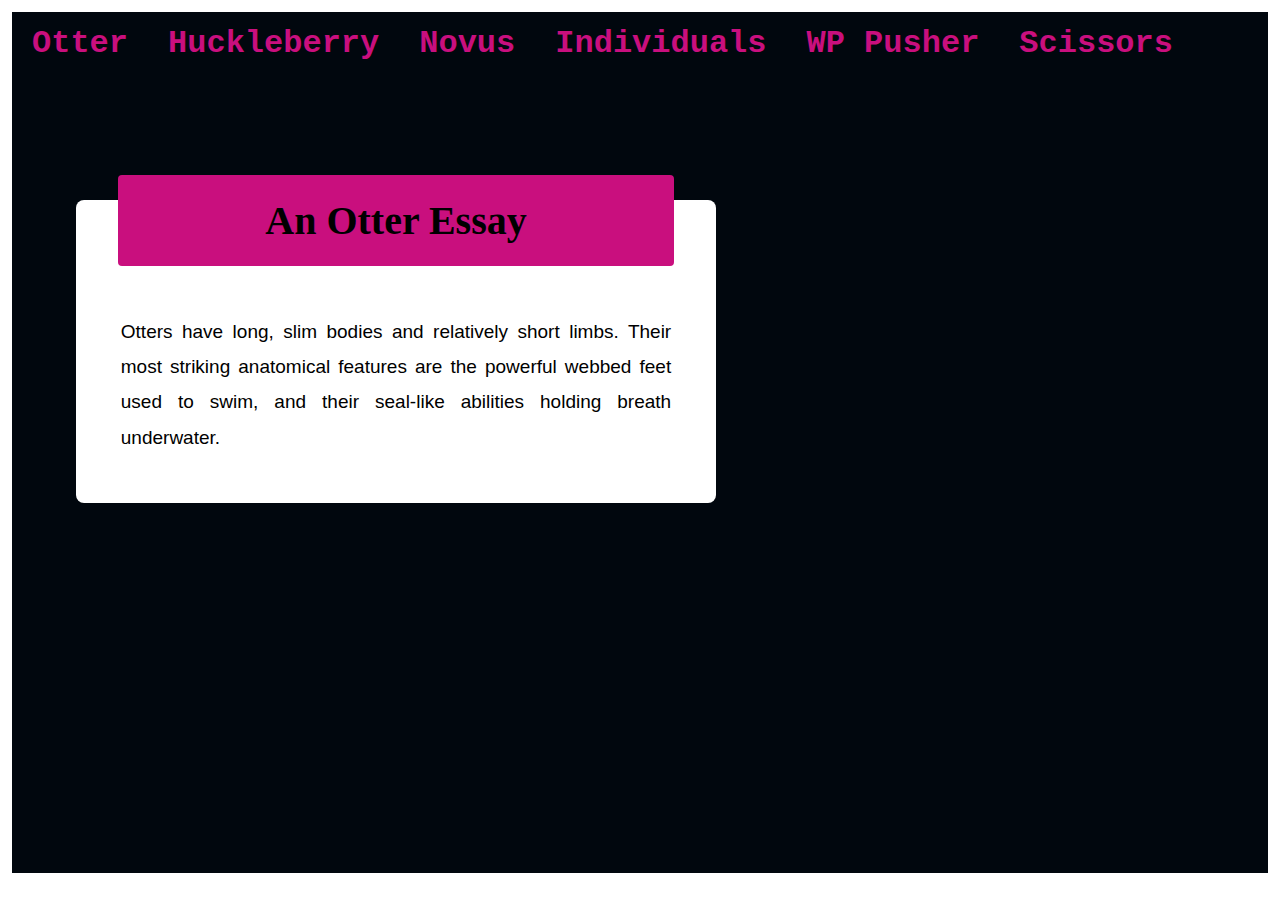
<file: index.html>
<!DOCTYPE html>
<html lang="en">
  <head>
    <meta charset="UTF-8" />
    <meta name="viewport" content="width=device-width, initial-scale=1.0" />
    <title>Document</title>
    <link rel="stylesheet" href="style.css" />
  </head>
  <body>
    <main>
      <nav class="theOthers">
        <ul>
          <li><a href="./index.html">Otter</a></li>
          <li><a href="./huckleberry.html">Huckleberry</a></li>
          <li><a href="./novus.html">Novus</a></li>
          <li><a href="./individuals.html">Individuals</a></li>
          <li><a href="./pusher.html">WP Pusher</a></li>
          <li><a href="./scissor.html">Scissors</a></li>
        </ul>
      </nav>
      <article class="theTexts">
        <header>
          <h1>An Otter Essay</h1>
        </header>
        <p>
          Otters have long, slim bodies and relatively short limbs. Their most
          striking anatomical features are the powerful webbed feet used to
          swim, and their seal-like abilities holding breath underwater.
        </p>
      </article>
    </main>
  </body>
</html>
</file>
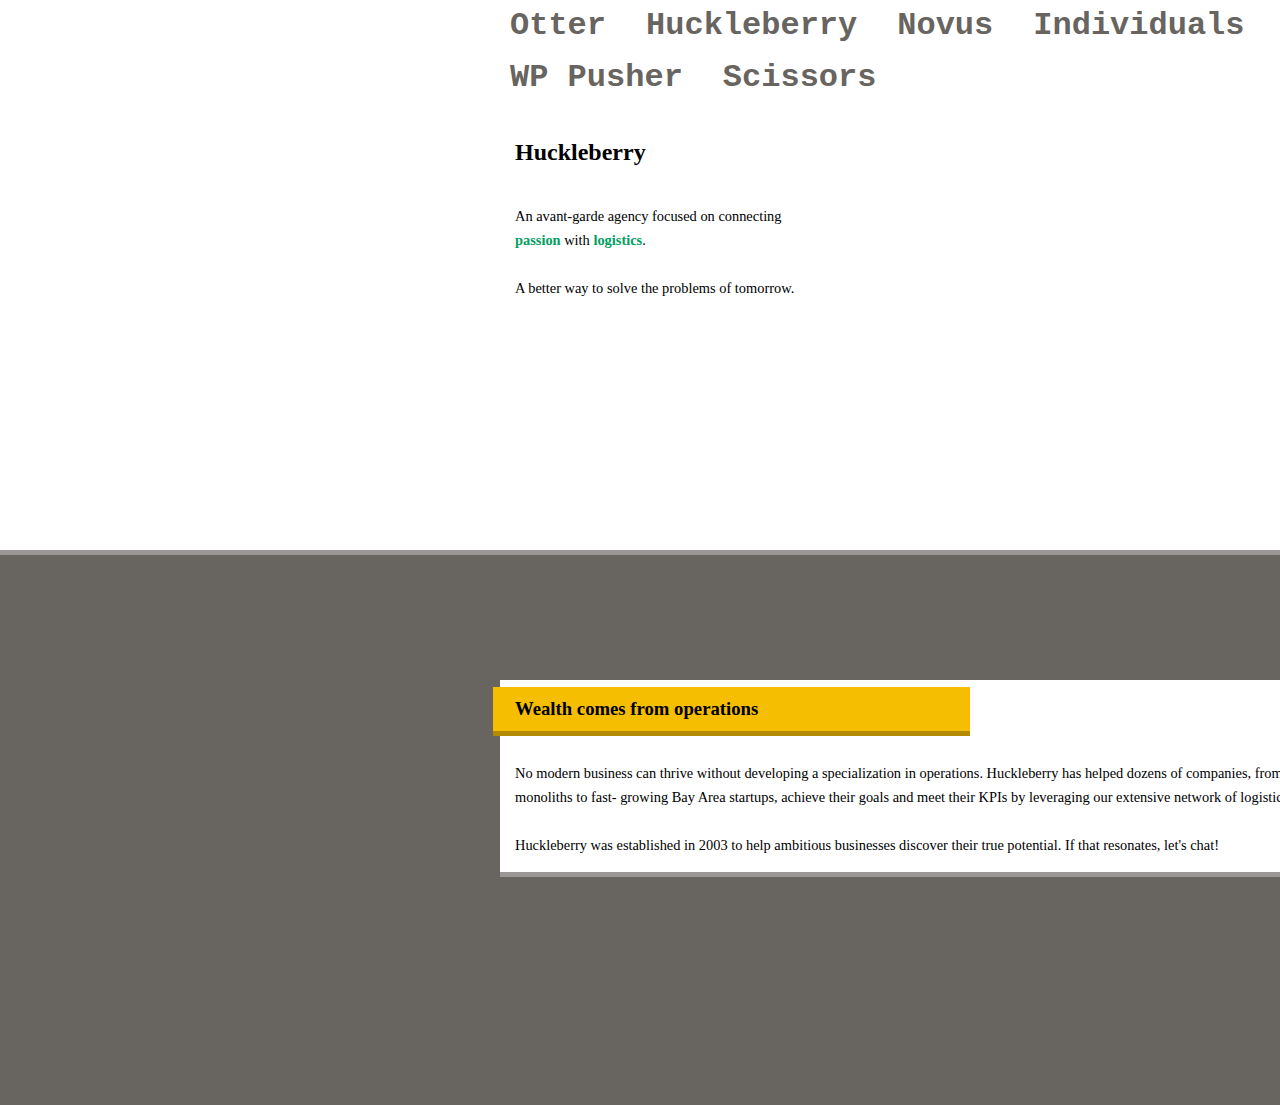
<file: huckleberry.html>
<!DOCTYPE html>
<html lang="en">
  <head>
    <meta charset="UTF-8" />
    <meta name="viewport" content="width=device-width, initial-scale=1.0" />
    <title>Document</title>
    <link rel="stylesheet" href="huckleberry.css" />
  </head>
  <body>
    <main>
      <nav class="theOthers">
        <ul>
          <li><a href="./index.html">Otter</a></li>
          <li><a href="./huckleberry.html">Huckleberry</a></li>
          <li><a href="./novus.html">Novus</a></li>
          <li><a href="./individuals.html">Individuals</a></li>
          <li><a href="./pusher.html">WP Pusher</a></li>
          <li><a href="./scissor.html">Scissors</a></li>
        </ul>
      </nav>
      <section class="upper">
        <div class="upperDiv">
          <h2>Huckleberry</h2>
          <p>
            An avant-garde agency focused on connecting <br /><span
              class="greenWord"
              >passion</span
            >
            with <span class="greenWord">logistics</span>. <br /><br />
            A better way to solve the problems of tomorrow.
          </p>
        </div>
      </section>
      <!-- <div class="dash"></div> -->
      <section class="lower">
        <div class="lowerDiv">
          <div><h3>Wealth comes from operations</h3></div>
          <p>
            No modern business can thrive without developing a specialization in
            operations. Huckleberry has helped dozens of companies, from Fortune
            50 monoliths to fast- growing Bay Area startups, achieve their goals
            and meet their KPIs by leveraging our extensive network of logistics
            experts. <br /><br />Huckleberry was established in 2003 to help
            ambitious businesses discover their true potential. If that
            resonates, let's chat!
          </p>
        </div>
      </section>
    </main>
  </body>
</html>
</file>
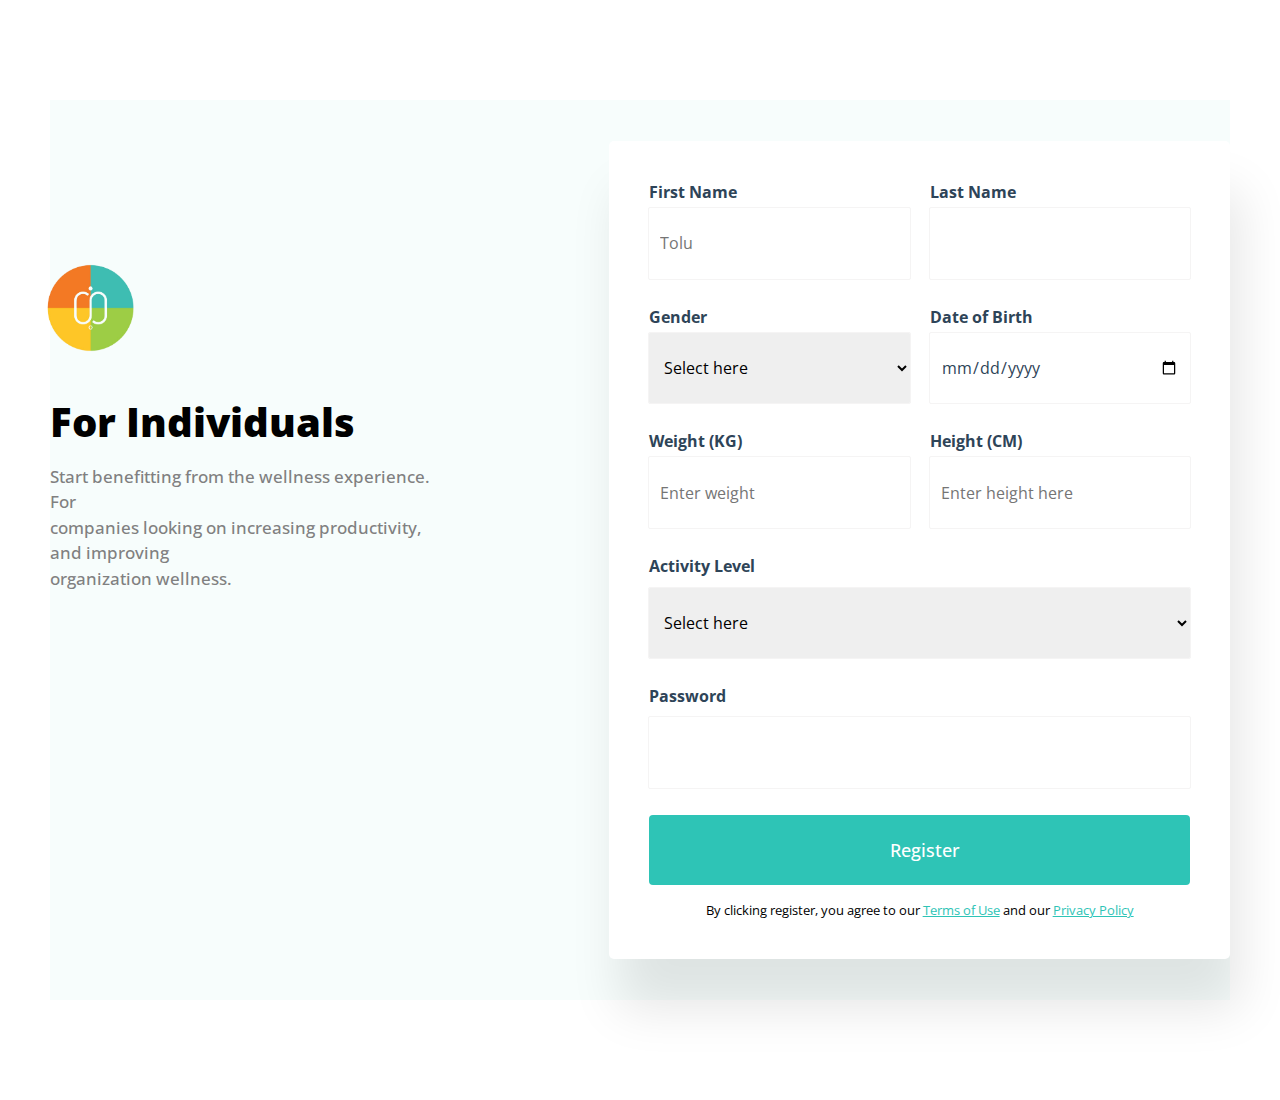
<file: individuals.html>
<!DOCTYPE html>
<html lang="en">
  <head>
    <meta charset="UTF-8" />
    <meta name="viewport" content="width=device-width, initial-scale=1.0" />
    <title>Assignment 4</title>
    <link rel="preconnect" href="https://fonts.googleapis.com" />
    <link rel="preconnect" href="https://fonts.gstatic.com" crossorigin />
    <link
      href="https://fonts.googleapis.com/css2?family=Host+Grotesk:ital,wght@0,300..800;1,300..800&family=Open+Sans:wght@400;500;600;700&display=swap"
      rel="stylesheet"
    />
    <link rel="stylesheet" href="individuals.css" />
  </head>
  <body>
    <nav class="theOthers">
      <ul>
        <li><a href="./index.html">Otter</a></li>
        <li><a href="./huckleberry.html">Huckleberry</a></li>
        <li><a href="./novus.html">Novus</a></li>
        <li><a href="./individuals.html">Individuals</a></li>
        <li><a href="./pusher.html">WP Pusher</a></li>
        <li><a href="./scissor.html">Scissors</a></li>
      </ul>
    </nav>
    <section>
      <main>
        <div class="individual">
          <img src="./wellness-logo.png" alt="" />
          <h1>For Individuals</h1>
          <p>
            Start benefitting from the wellness experience. For <br />
            companies looking on increasing productivity, and improving <br />
            organization wellness.
          </p>
        </div>

        <!--  -->

        <div>
          <form action="">
            <div class="names">
              <div>
                <label for="Firstname">First Name</label>
                <br />
                <input type="text" placeholder="Tolu" />
              </div>
              <div>
                <label for="Lastname">Last Name</label>
                <br />
                <input type="text" />
              </div>
            </div>
            <!--  -->
            <div class="Gender-dob">
              <div>
                <label for="Gender">Gender</label>
                <br />
                <select name="Gender" id="Gender">
                  <option value="0" disabled selected>Select here</option>
                  <option value="1">Male</option>
                  <option value="2">Female</option>
                </select>
              </div>
              <div>
                <label for="Dateofbirth">Date of Birth</label>
                <br />
                <input type="date" placeholder="select here" />
              </div>
            </div>
            <!--  -->
            <div class="Weight-height">
              <div>
                <label for="Weight">Weight (KG)</label>
                <br />
                <input type="number" placeholder="Enter weight" />
              </div>
              <div>
                <label for="Lastname">Height (CM)</label>
                <br />
                <input type="number" placeholder="Enter height here" />
              </div>
            </div>
            <!--  -->
            <div class="Activity">
              <label for="Activity">Activity Level</label>
              <br />
              <select name="Activity" id="Activity">
                <option value="0" disabled selected>Select here</option>
                <option value="1">...</option>
                <option value="2">...</option>
                <option value="3">...</option>
              </select>
            </div>
            <!--  -->
            <div class="Password">
              <label for="password">Password</label>
              <br />
              <input type="password" />
            </div>
            <!--  -->
            <button type="submit">Register</button>
            <p class="termsofuse">
              By clicking register, you agree to our
              <a href="">Terms of Use</a> and our <a href="">Privacy Policy</a>
            </p>
          </form>
        </div>
      </main>
    </section>
  </body>
</html>
</file>
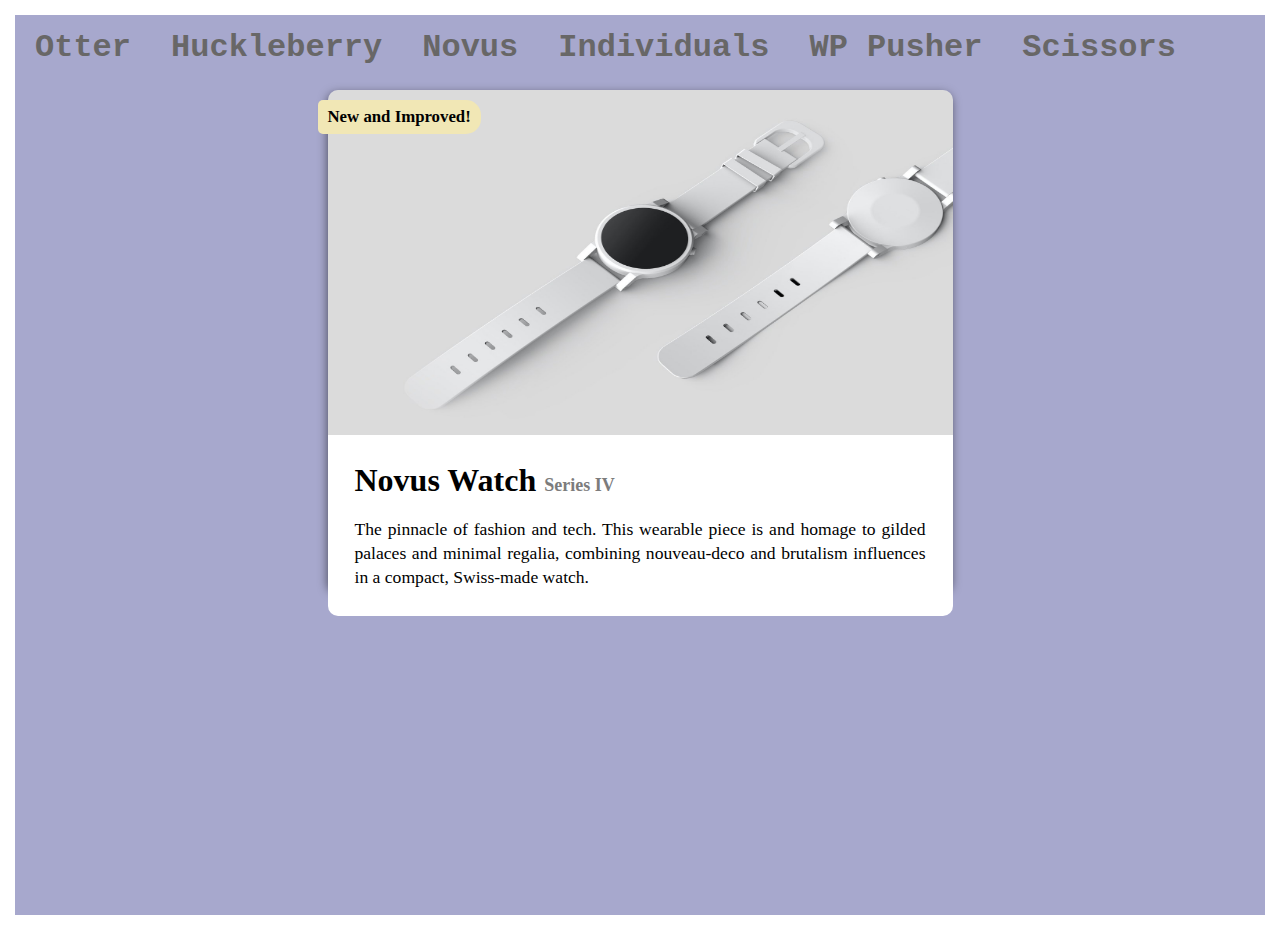
<file: novus.html>
<!DOCTYPE html>
<html lang="en">
  <head>
    <meta charset="UTF-8" />
    <meta http-equiv="X-UA-Compatible" content="IE=edge" />
    <meta name="viewport" content="width=device-width, initial-scale=1.0" />
    <link rel="stylesheet" href="novus.css" />
    <title>Assignment 3</title>
  </head>
  <body>
    <nav class="theOthers">
      <ul>
        <li><a href="./index.html">Otter</a></li>
        <li><a href="./huckleberry.html">Huckleberry</a></li>
        <li><a href="./novus.html">Novus</a></li>
        <li><a href="./individuals.html">Individuals</a></li>
        <li><a href="./pusher.html">WP Pusher</a></li>
        <li><a href="./scissor.html">Scissors</a></li>
      </ul>
    </nav>
    <main class="central">
      <div class="image">
        <img src="./Watch.jpg" alt="Watch" />
      </div>

      <div class="pinText">
        <h2>New and Improved!</h2>
      </div>

      <div class="mainText">
        <h1>Novus Watch <span>Series IV</span></h1>
        <p>
          The pinnacle of fashion and tech. This wearable piece is and homage to
          gilded palaces and minimal regalia, combining nouveau-deco and
          brutalism influences in a compact, Swiss-made watch.
        </p>
      </div>
    </main>
  </body>
</html>
</file>
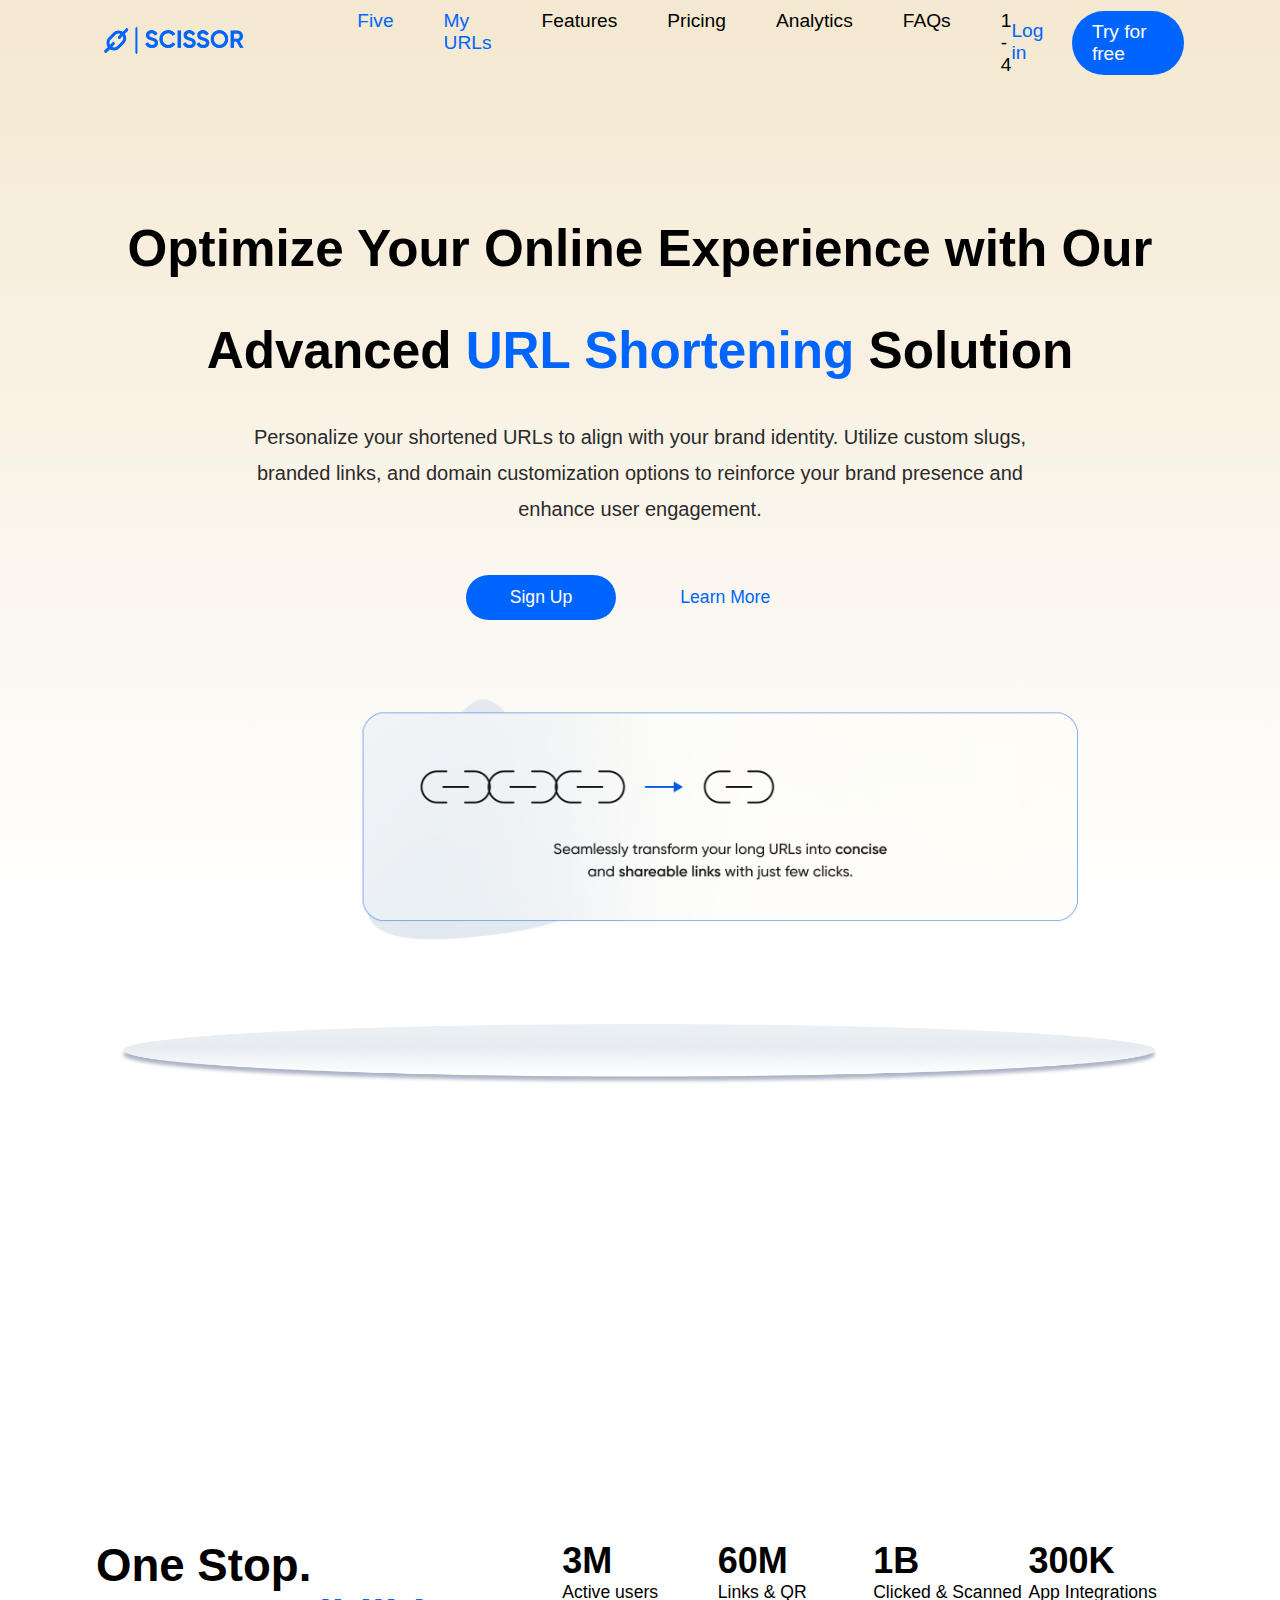
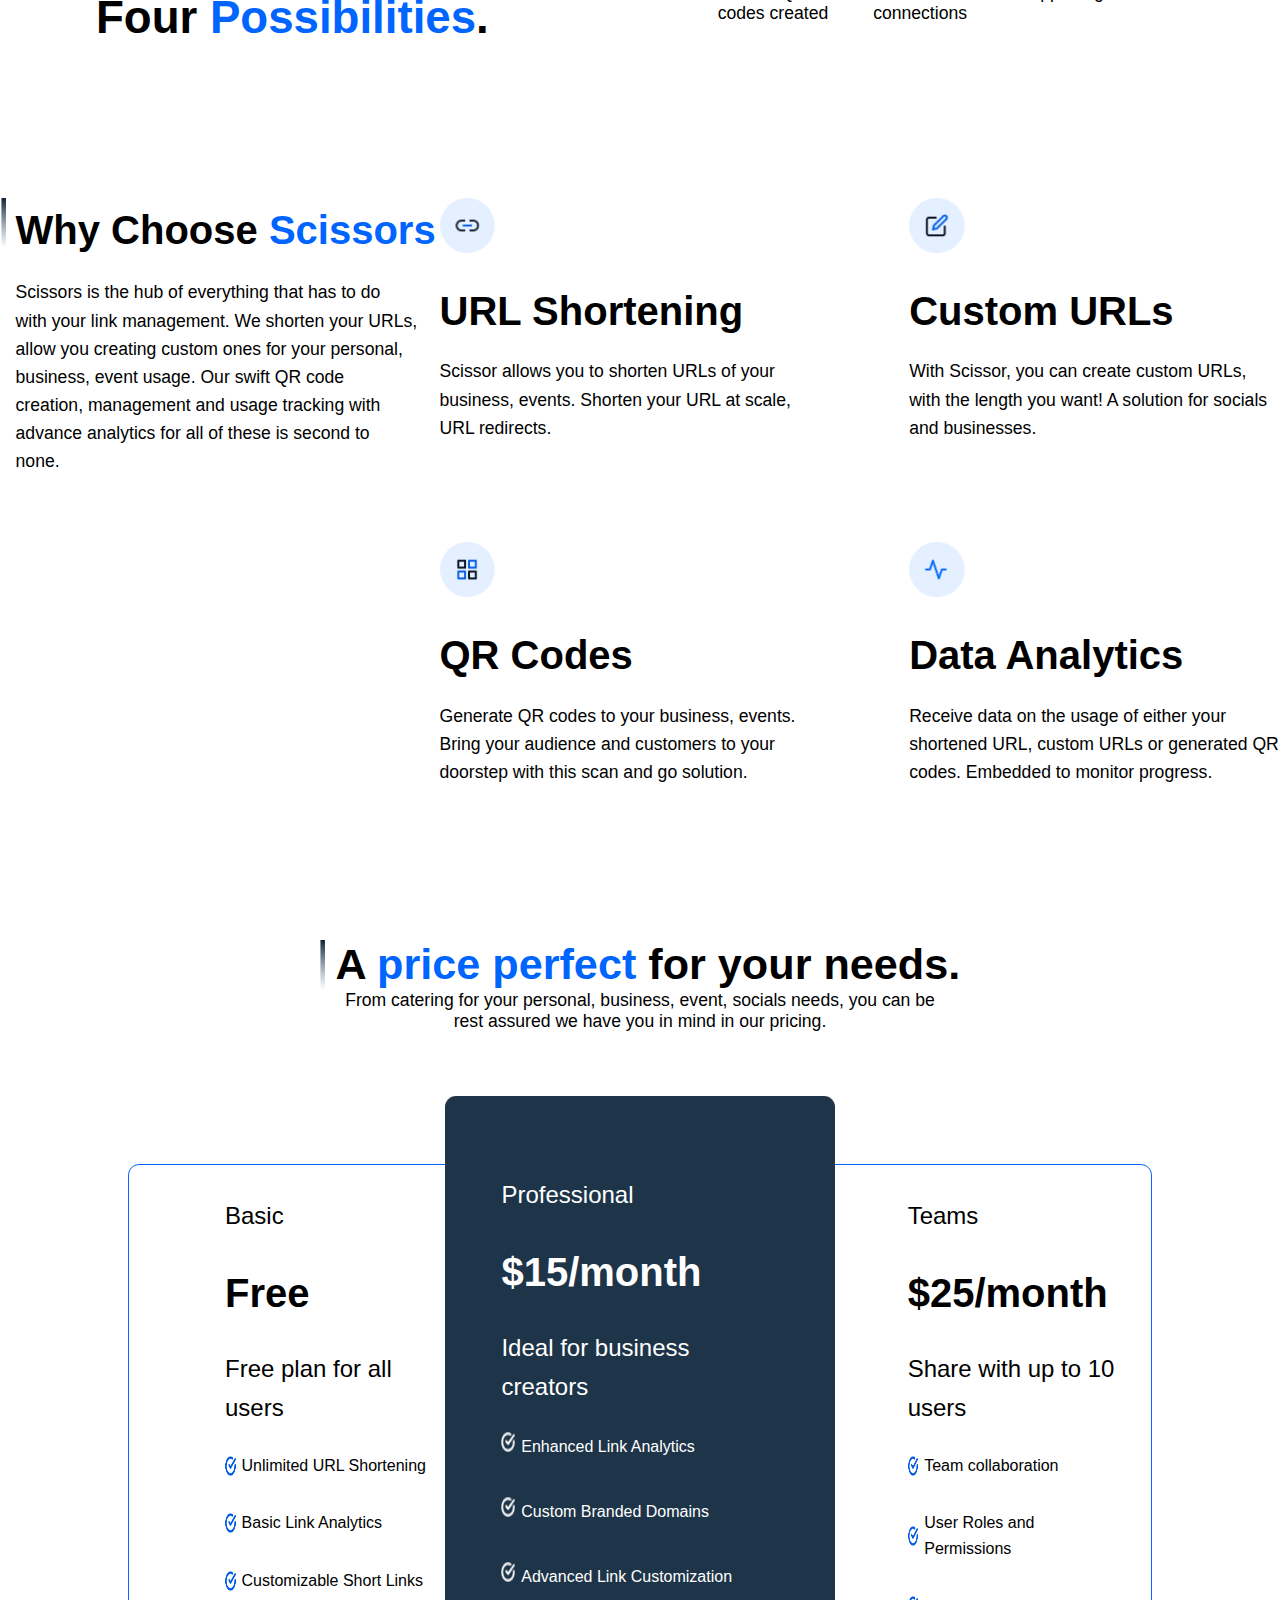
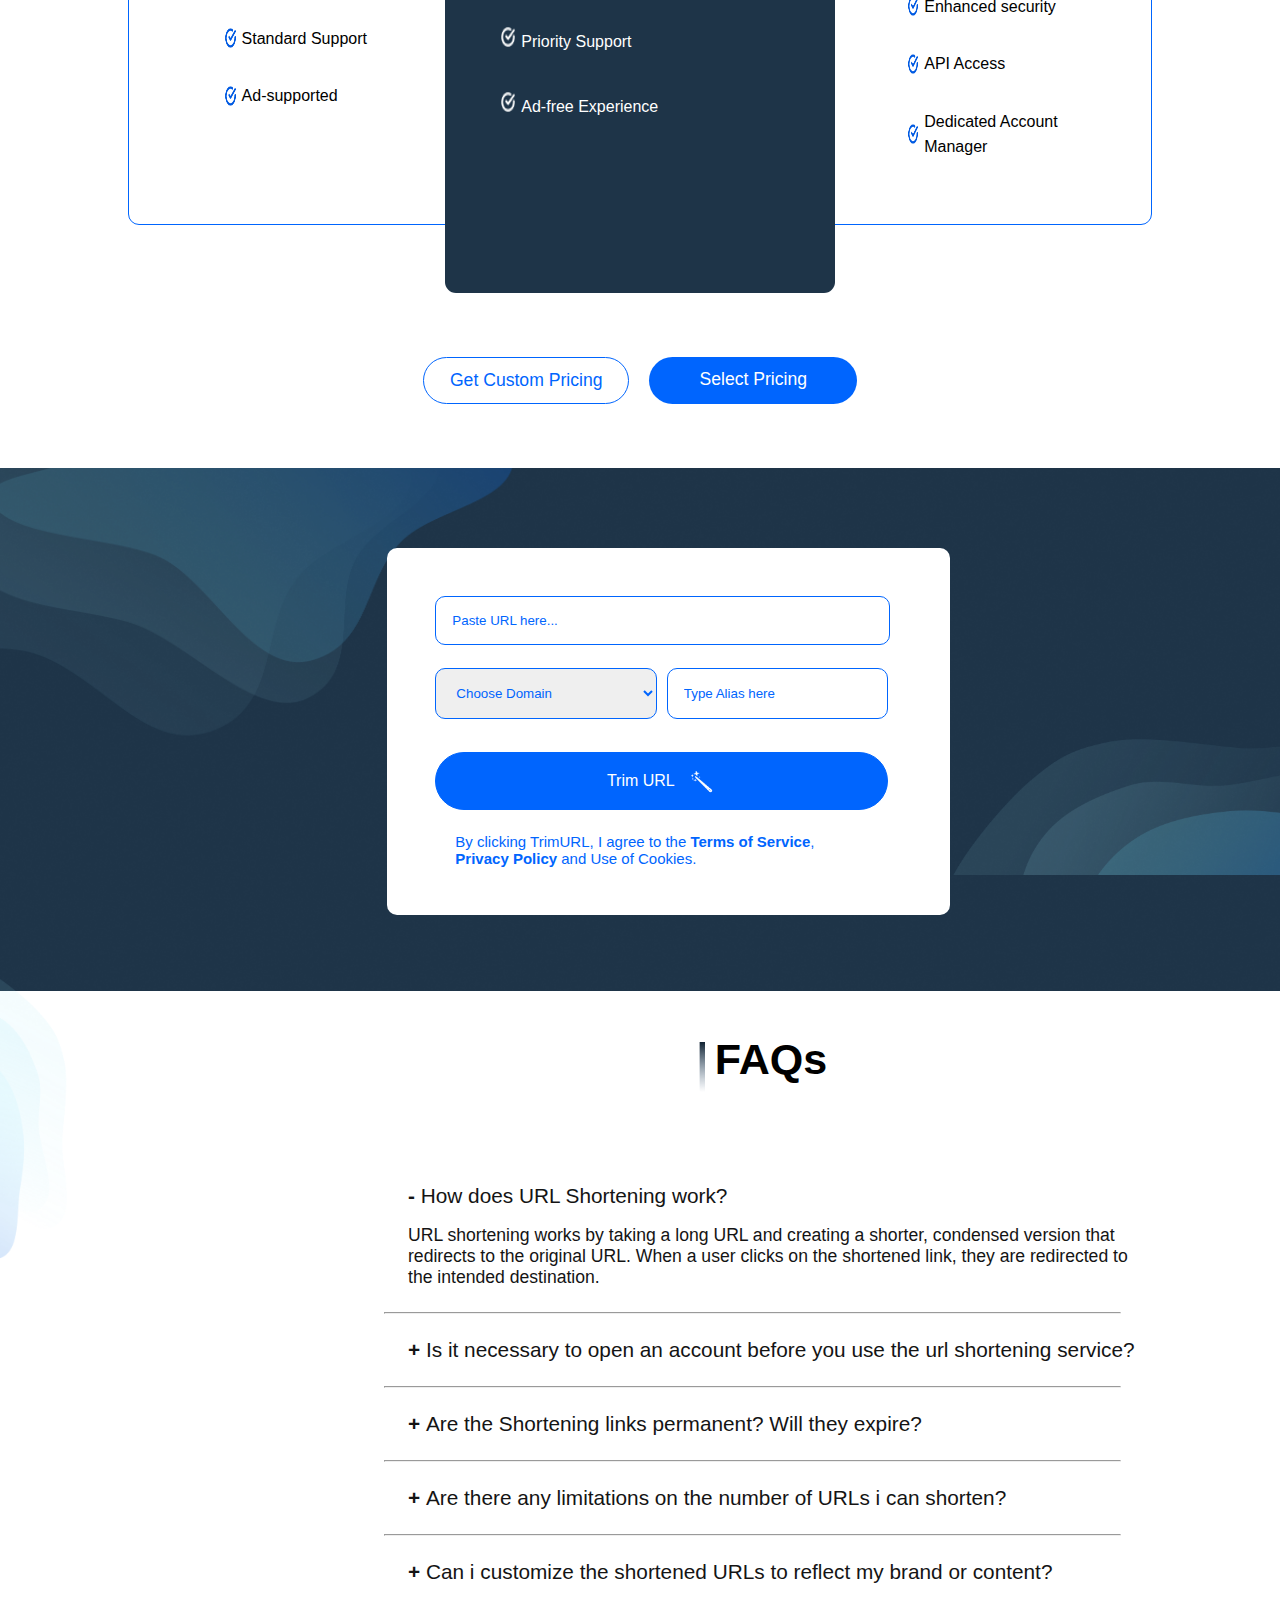
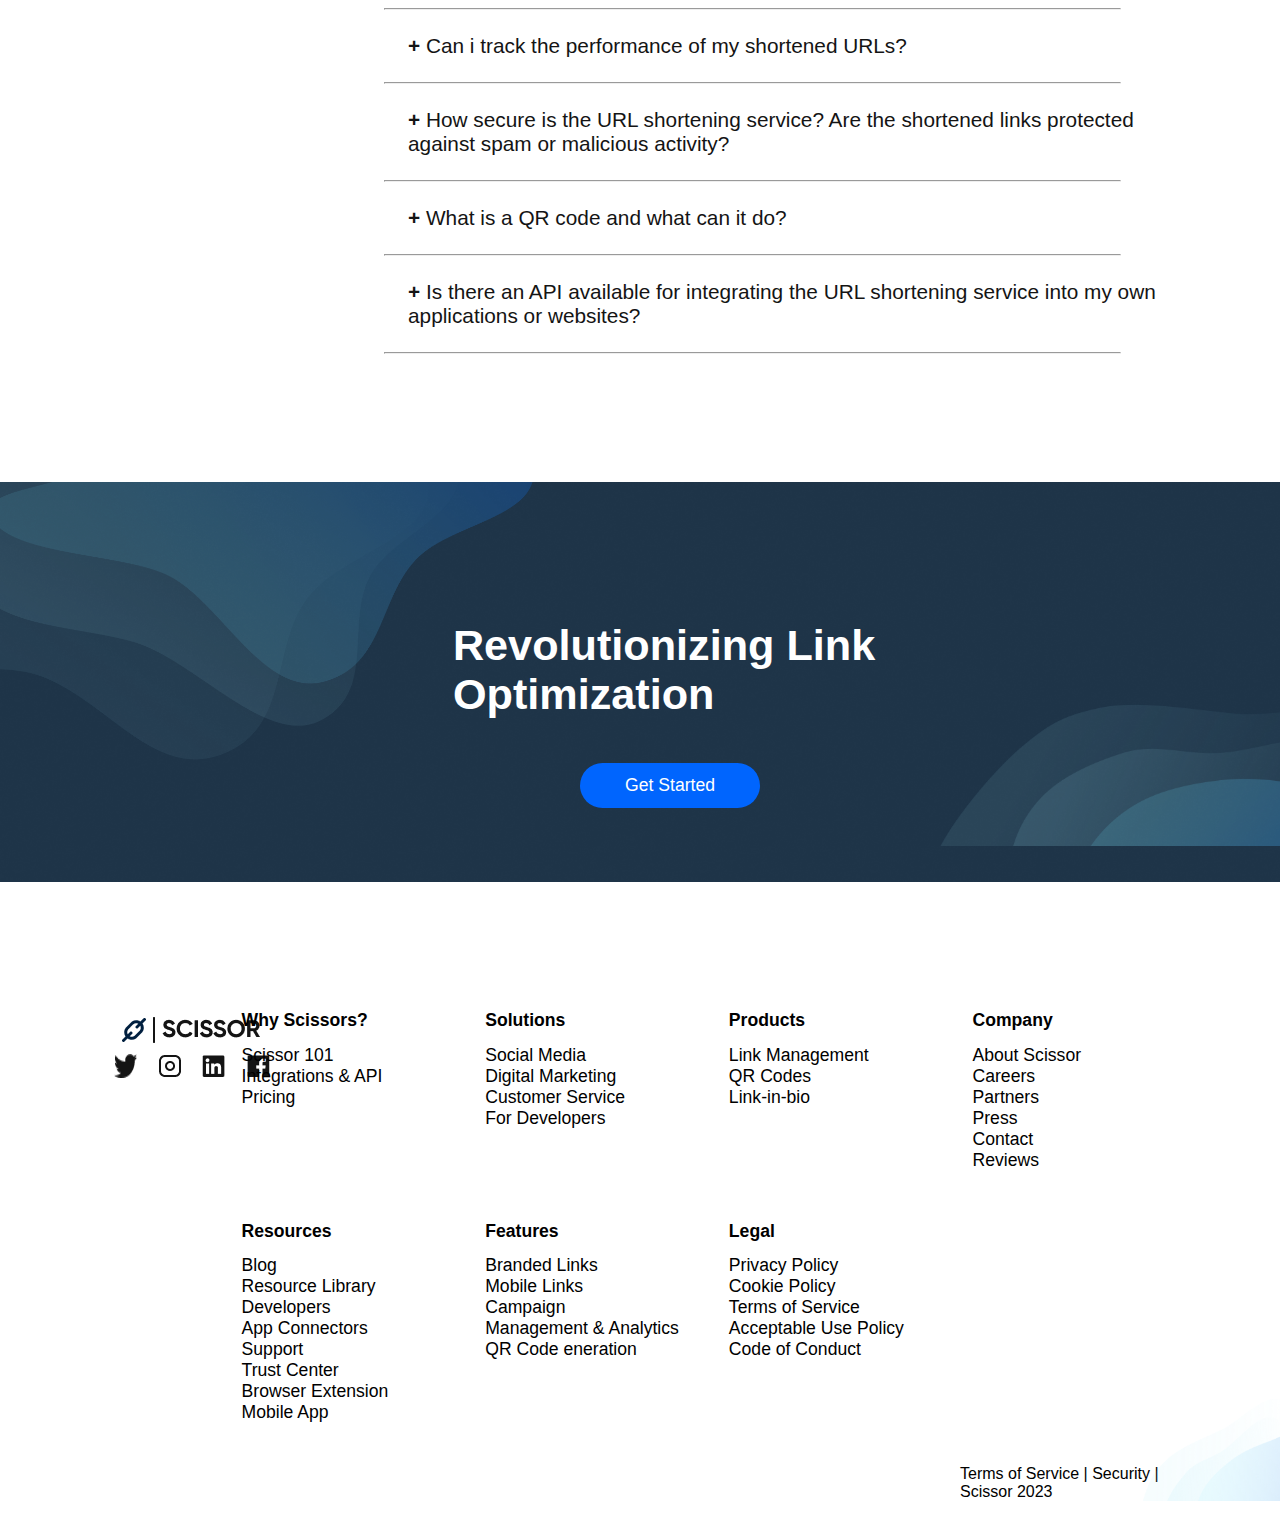
<file: scissor.html>
<!DOCTYPE html>
<html lang="en">
  <head>
    <meta charset="UTF-8" />
    <meta name="viewport" content="width=device-width, initial-scale=1.0" />
    <title>Document</title>
    <link rel="stylesheet" href="scissor.css" />
  </head>
  <body>
    <section id="Landing-page">
      <nav>
        <div class="logo">
          <a href="#"><img src="Assets/Logo (2).png" alt="Logo" /></a>
        </div>

        <div class="hamburger" id="hamburger">
          <span></span>
          <span></span>
          <span></span>
        </div>

        <div class="nav-links" id="navLinks">
          <ul>
            <li><a href="./pusher.html" class="Active">Five</a></li>
            <li><a href="#" class="Active">My URLs</a></li>
            <li><a href="#">Features</a></li>
            <li><a href="#">Pricing</a></li>
            <li><a href="#">Analytics</a></li>
            <li><a href="#">FAQs</a></li>
            <li><a href="./index.html">1 - 4</a></li>
          </ul>
        </div>

        <div class="Accounts">
          <a href="#">Log in</a>
          <a href="#">Try for free</a>
        </div>
      </nav>

      <div class="Hero-text">
        <h1>
          Optimize Your Online Experience with Our <br />
          Advanced <span>URL Shortening</span> Solution
        </h1>
        <p>
          Personalize your shortened URLs to align with your brand identity.
          Utilize custom slugs, <br />
          branded links, and domain customization options to reinforce your
          brand presence and <br />
          enhance user engagement.
        </p>

        <div class="Hero-Accounts">
          <a href="#">Sign Up</a>
          <a href="#">Learn More</a>
        </div>

        <div class="Hero-img">
          <img src="Assets/Group 2.png" alt="Image" />
          <img src="Assets/Group 3.png" alt="Image" />
        </div>
      </div>
    </section>

    <section>
      <div class="Section2">
        <div class="oneStop">
          <h2>
            One Stop. <br />
            Four<span> Possibilities</span>.
          </h2>
        </div>

        <div>
          <h2>3M</h2>
          <p>Active users</p>
        </div>

        <div>
          <h2>60M</h2>
          <p>
            Links & QR <br />
            codes created
          </p>
        </div>

        <div>
          <h2>1B</h2>
          <p>
            Clicked & Scanned <br />
            connections
          </p>
        </div>

        <div>
          <h2>300K</h2>
          <p>App Integrations</p>
        </div>
      </div>
    </section>

    <section id="Section3">
      <div class="Section3">
        <div class="Scissors-heading">
          <img src="Assets/Line 70.png" alt="Line" width="1%" height="50vh" />
          <div>
            <h3>Why Choose <span>Scissors</span></h3>
            <p>
              Scissors is the hub of everything that has to do <br />
              with your link management. We shorten your URLs, <br />
              allow you creating custom ones for your personal, <br />
              business, event usage. Our swift QR code <br />
              creation, management and usage tracking with <br />
              advance analytics for all of these is second to <br />
              none.
            </p>
          </div>
        </div>

        <!--  -->
        <div class="Section3-Groups">
          <div>
            <img
              src="Assets/Group 6.png"
              class="Section3-icons"
              alt="Url"
              width="15%"
            />
            <h3>URL Shortening</h3>
            <p>
              Scissor allows you to shorten URLs of your <br />
              business, events. Shorten your URL at scale, <br />
              URL redirects.
            </p>
          </div>
          <div>
            <img
              src="Assets/Frame 1000001695.png"
              class="Section3-icons"
              alt="Custom"
              width="15%"
            />
            <h3>Custom URLs</h3>
            <p>
              With Scissor, you can create custom URLs, <br />
              with the length you want! A solution for socials <br />
              and businesses.
            </p>
          </div>
          <div>
            <img
              src="Assets/Frame 1000001695 (1).png"
              class="Section3-icons"
              alt="QR codes"
              width="15%"
            />
            <h3>QR Codes</h3>
            <p>
              Generate QR codes to your business, events. <br />
              Bring your audience and customers to your <br />
              doorstep with this scan and go solution.
            </p>
          </div>
          <div>
            <img
              src="Assets/Frame 1000001718.png"
              class="Section3-icons"
              alt="Analytics"
              width="15%"
            />
            <h3>Data Analytics</h3>
            <p>
              Receive data on the usage of either your <br />
              shortened URL, custom URLs or generated QR <br />
              codes. Embedded to monitor progress.
            </p>
          </div>
        </div>
      </div>
    </section>

    <section id="Section4">
      <div class="Section4">
        <div class="price-perfect">
          <img src="Assets/Line 70.png" alt="Line" width=".6%" height="50vh" />
          <h3>A <span>price perfect</span> for your needs.</h3>
        </div>
        <p>
          From catering for your personal, business, event, socials needs, you
          can be <br />
          rest assured we have you in mind in our pricing.
        </p>
      </div>

      <!-- Cards -->
      <div class="Section4-cards">
        <div class="card1">
          <p class="cardatheristics">Basic</p>
          <br />
          <h3>Free</h3>
          <br />
          <p class="cardatheristics">Free plan for all users</p>
          <br />
          <div>
            <div class="plans">
              <img
                src="Assets/check-circle.png"
                alt="Check-circle"
                width="5%"
                height="20vh"
              />
              <p>Unlimited URL Shortening</p>
            </div>
            <div class="plans">
              <img
                src="Assets/check-circle.png"
                alt="Check-circle"
                width="5%"
                height="20vh"
              />
              <p>Basic Link Analytics</p>
            </div>
            <div class="plans">
              <img
                src="Assets/check-circle.png"
                alt="Check-circle"
                width="5%"
                height="20vh"
              />
              <p>Customizable Short Links</p>
            </div>
            <div class="plans">
              <img
                src="Assets/check-circle.png"
                alt="Check-circle"
                width="5%"
                height="20vh"
              />
              <p>Standard Support</p>
            </div>
            <div class="plans">
              <img
                src="Assets/check-circle.png"
                alt="Check-circle"
                width="5%"
                height="20vh"
              />
              <p>Ad-supported</p>
            </div>
          </div>
        </div>

        <div class="card2">
          <p class="ideal cardatheristics">Professional</p>
          <br />
          <h3 class="amount">$15/month</h3>
          <br />
          <p class="ideal cardatheristics">Ideal for business creators</p>
          <br />
          <div>
            <div class="plans2">
              <img
                src="Assets/check-circle2.png"
                alt="Check-circle"
                width="5%"
                height="20vh"
              />
              <p>Enhanced Link Analytics</p>
            </div>
            <div class="plans2">
              <img
                src="Assets/check-circle2.png"
                alt="Check-circle"
                width="5%"
                height="20vh"
              />
              <p>Custom Branded Domains</p>
            </div>
            <div class="plans2">
              <img
                src="Assets/check-circle2.png"
                alt="Check-circle"
                width="5%"
                height="20vh"
              />
              <p>Advanced Link Customization</p>
            </div>
            <div class="plans2">
              <img
                src="Assets/check-circle2.png"
                alt="Check-circle"
                width="5%"
                height="20vh"
              />
              <p>Priority Support</p>
            </div>
            <div class="plans2">
              <img
                src="Assets/check-circle2.png"
                alt="Check-circle"
                width="5%"
                height="20vh"
              />
              <p>Ad-free Experience</p>
            </div>
          </div>
        </div>

        <div class="card1">
          <p class="cardatheristics">Teams</p>
          <br />
          <h3>$25/month</h3>
          <br />
          <p class="cardatheristics">Share with up to 10 users</p>
          <br />
          <div>
            <div class="plans">
              <img
                src="Assets/check-circle.png"
                alt="Check-circle"
                width="5%"
                height="20vh"
              />
              <p>Team collaboration</p>
            </div>
            <div class="plans">
              <img
                src="Assets/check-circle.png"
                alt="Check-circle"
                width="5%"
                height="20vh"
              />
              <p>User Roles and Permissions</p>
            </div>
            <div class="plans">
              <img
                src="Assets/check-circle.png"
                alt="Check-circle"
                width="5%"
                height="20vh"
              />
              <p>Enhanced security</p>
            </div>
            <div class="plans">
              <img
                src="Assets/check-circle.png"
                alt="Check-circle"
                width="5%"
                height="20vh"
              />
              <p>API Access</p>
            </div>
            <div class="plans">
              <img
                src="Assets/check-circle.png"
                alt="Check-circle"
                width="5%"
                height="20vh"
              />
              <p>Dedicated Account Manager</p>
            </div>
          </div>
        </div>
      </div>

      <div class="Pricing">
        <a href="#">Get Custom Pricing</a>
        <a href="#">Select Pricing</a>
      </div>
    </section>

    <section id="Section5">
      <div>
        <img src="Assets/Group 3 (2).png" alt="" class="vector1" />
      </div>

      <div>
        <form action="">
          <div class="url">
            <input type="text" placeholder="Paste URL here..." />
          </div>
          <div class="Domain">
            <select name="" id="">
              <option value="0">Choose Domain</option>
              <option value="1">Choose Domain</option>
              <option value="2">Choose Domain</option>
            </select>

            <input type="text" placeholder="Type Alias here" />
          </div>
          <div class="trimURL">
            <button>
              <p>Trim URL</p>
              <img src="./Assets/wand.png" alt="wand" />
            </button>
          </div>
          <p class="terms-condition">
            By clicking TrimURL, I agree to the <b>Terms of Service</b>, <br />
            <b>Privacy Policy</b> and Use of Cookies.
          </p>
        </form>
      </div>

      <div>
        <img src="Assets/Group 2 (2).png" alt="" class="vector2" />
      </div>
    </section>

    <section id="Section6">
      <div class="vector3">
        <div class="vector3-img">
          <img src="Assets/Group 3 (1).png" alt="Vector" width="10%" />
        </div>
        <div class="faqs">
          <img src="Assets/Line 70.png" alt="Line" width="10%" height="50vh" />
          <h3>FAQs</h3>
        </div>
      </div>

      <div class="dropdown">
        <details open>
          <summary>How does URL Shortening work?</summary>
          <div>
            <p>
              URL shortening works by taking a long URL and creating a shorter,
              condensed version that redirects to the original URL. When a user
              clicks on the shortened link, they are redirected to the intended
              destination.
            </p>
          </div>
        </details>
        <hr />
        <details>
          <summary>
            Is it necessary to open an account before you use the url shortening
            service?
          </summary>
          <div>
            <a href=""> Learn more </a>
          </div>
        </details>
        <hr />
        <details>
          <summary>
            Are the Shortening links permanent? Will they expire?
          </summary>
          <div>
            <a href=""> Learn more </a>
          </div>
        </details>
        <hr />
        <details>
          <summary>
            Are there any limitations on the number of URLs i can shorten?
          </summary>
          <div>
            <a href=""> Learn more </a>
          </div>
        </details>
        <hr />
        <details>
          <summary>
            Can i customize the shortened URLs to reflect my brand or content?
          </summary>
          <div>
            <a href=""> Learn more </a>
          </div>
        </details>
        <hr />
        <details>
          <summary>Can i track the performance of my shortened URLs?</summary>
          <div>
            <a href=""> Learn more </a>
          </div>
        </details>
        <hr />
        <details>
          <summary>
            How secure is the URL shortening service? Are the shortened links
            protected <br />
            against spam or malicious activity?
          </summary>
          <div>
            <a href=""> Learn more </a>
          </div>
        </details>
        <hr />
        <details>
          <summary>What is a QR code and what can it do?</summary>
          <div>
            <a href=""> Learn more </a>
          </div>
        </details>
        <hr />
        <details>
          <summary>
            Is there an API available for integrating the URL shortening service
            into my own <br />
            applications or websites?
          </summary>
          <div>
            <a href=""> Learn more </a>
          </div>
        </details>
        <hr />
      </div>
    </section>

    <section id="Section7">
      <div>
        <img src="Assets/Group 3 (2).png" alt="" class="vector1" />
      </div>

      <div class="Revolution">
        <h3>Revolutionizing Link Optimization</h3>
        <a href="#">Get Started</a>
      </div>

      <div>
        <img src="Assets/Group 2 (2).png" alt="" class="vector2" />
      </div>
    </section>

    <footer>
      <div class="Footer">
        <div class="scissorSocials">
          <img src="Assets/Logo.png" alt="" />
          <div class="footer-icons">
            <img src="Assets/Vector.png" alt="" />
            <img src="Assets/svg.feather.png" alt="" />
            <img src="Assets/i.fi-social-linkedin.png" alt="" />
            <img src="Assets/i.fi-social-facebook.png" alt="" />
          </div>
        </div>

        <div class="Footer-links">
          <div>
            <h3>Why Scissors?</h3>
            <li>Scissor 101</li>
            <li>Integrations & API</li>
            <li>Pricing</li>
          </div>

          <div>
            <h3>Solutions</h3>
            <li>Social Media</li>
            <li>Digital Marketing</li>
            <li>Customer Service</li>
            <li>For Developers</li>
          </div>

          <div>
            <h3>Products</h3>
            <li>Link Management</li>
            <li>QR Codes</li>
            <li>Link-in-bio</li>
          </div>

          <div>
            <h3>Company</h3>
            <li>About Scissor</li>
            <li>Careers</li>
            <li>Partners</li>
            <li>Press</li>
            <li>Contact</li>
            <li>Reviews</li>
          </div>

          <div>
            <h3>Resources</h3>
            <li>Blog</li>
            <li>Resource Library</li>
            <li>Developers</li>
            <li>App Connectors</li>
            <li>Support</li>
            <li>Trust Center</li>
            <li>Browser Extension</li>
            <li>Mobile App</li>
          </div>

          <div>
            <h3>Features</h3>
            <li>Branded Links</li>
            <li>Mobile Links</li>
            <li>Campaign</li>
            <li>Management & Analytics</li>
            <li>QR Code eneration</li>
          </div>

          <div>
            <h3>Legal</h3>
            <li>Privacy Policy</li>
            <li>Cookie Policy</li>
            <li>Terms of Service</li>
            <li>Acceptable Use Policy</li>
            <li>Code of Conduct</li>
          </div>
        </div>
      </div>
    </footer>
    <div class="Footer-bottom">
      <p>Terms of Service | Security | Scissor 2023</p>
      <img src="Assets/Group 2 (3).png" alt="" />
    </div>

    <!-- <script src="App.js"></script> -->
  </body>
</html>
</file>
<file: style.css>
* {
  margin: 0;
  padding: 0;
}
body {
  border: 12px solid white;
  height: 100vh;
}
main {
  background-color: #01070e;
  min-height: 85vh;
  padding-top: 6rem;
  padding-left: 4rem;
}
.theTexts {
  border-radius: 8px;
  margin-top: 20px;
  padding-top: 12px;
  background-color: white;
  width: 650px;
  max-width: 50vw;
  max-height: 55vh;
  position: absolute;
  top: 20vh;
}
.theTexts header {
  background-color: #c90f7e;
  border-radius: 4px;
  text-align: center;
  max-width: 80%;
  margin: auto;
  padding: 22px;
  margin-top: -37px;
}
h1 {
  font-family: verdana;
  font-size: 40px;
  font-weight: bolder;
}
.theTexts p {
  width: 86%;
  margin: auto;
  font-family: helvetica, Verdana, Geneva, Tahoma, sans-serif;
  font-size: 19px;
  margin-top: 3rem;
  padding-bottom: 3rem;
  text-align: justify;
  line-height: 2.2rem;
}
.theOthers {
  margin-left: -64px;
  margin-top: -97px;
  text-decoration: none;
}
.theOthers ul {
  margin: 0;
  padding: 0;
  list-style: none;
}
.theOthers li {
  float: left;
}
.theOthers a {
  text-decoration: none;
  color: #c90f7e;
  font-size: 2rem;
  font-family: "Courier New", Courier, monospace;
  text-align: center;
  padding: 14px 20px;
  font-weight: 600;
  display: block;
}
.theOthers a:hover {
  background-color: #c90f7e;
  color: #01070e;
  font-size: 2.5rem;
}
@media screen and (max-width: 1023px) {
  h1 {
    font-size: 4vw;
  }
  .theOthers {
    display: none;
  }
}
</file>
<file: huckleberry.css>
* {
  margin: 0;
  padding: 0;
  font-family: Tahoma;
  line-height: 1.5rem;
}
main {
  height: 100vh;
}
.lower {
  background-color: #68645f;
  border-top: 5px solid #9c9797;
}
.lowerDiv {
  background-color: #ffff;
  padding: 15px;
  border-bottom: 5px solid #9c9797;
  margin-top: 75px;
}
.lowerDiv div {
  background-color: #f6be00;
  padding: 10px 22px;
  max-width: 50%;
  margin-left: -22px;
  margin-top: -8.5px;
  margin-bottom: 10px;
  border-bottom: 5px solid #b48a00;
}
p {
  padding-top: 15px;
  font-size: 0.9rem;
}
.upper,
.lower {
  padding: 50px 500px;
  min-height: 50vh;
  width: 70vw;
}
.greenWord {
  color: #03a062;
  font-weight: 600;
}
.upperDiv {
  padding: 15px;
}
h2 {
  margin-bottom: 25px;
  margin-top: 75px;
}
.theOthers {
  margin-left: 490px;
  text-decoration: none;
}
.theOthers ul {
  margin: 0;
  padding: 0;
  list-style: none;
}
.theOthers li {
  float: left;
}
.theOthers a {
  text-decoration: none;
  color: #68645f;
  font-size: 2rem;
  font-family: "Courier New", Courier, monospace;
  text-align: center;
  padding: 14px 20px;
  font-weight: 600;
  display: block;
}
.theOthers a:hover {
  background-color: #f6be00;
  color: #01070e;
  font-size: 2.2rem;
}
@media screen and (max-width: 1024px) {
  .upper,
  .lower {
    padding: 50px 0;
    min-height: 27vh;
    width: 100vw;
  }
  p {
    text-align: justify;
  }
  .theOthers {
    display: none;
  }
}
@media screen and (max-width: 767px) {
  h2 {
    margin-top: 5px;
  }
  .lowerDiv {
    margin-top: -10px;
  }
}
</file>
<file: individuals.css>
* {
  margin: 0;
  padding: 0;
  font-family: "Open Sans", serif;
  font-optical-sizing: auto;
  font-weight: 400;
  font-style: normal;
  font-variation-settings: "wdth" 100;
}

main {
  display: flex;
  justify-content: center;
  align-items: center;
  height: 100vh;
  gap: 15%;
  background-color: #f7fdfc;
  color: #2ec4b6;
  margin-inline: 50px;
  margin-block: 100px;
}

form {
  background-color: white;
  border-radius: 5px;
  padding: 2.5rem;
  box-shadow: 10px 50px 50px rgba(0, 0, 0, 0.1);
}

.individual {
  margin-top: -17rem;
}

img {
  width: 190px;
  margin-left: -3.5rem;
  margin-bottom: 6%;
}

.individual h1 {
  color: black;
  font-size: 2.5rem;
  font-weight: 900;
}

.individual p {
  margin-top: 4%;
  color: grey;
  font-size: 17px;
  font-weight: 500;
  line-height: 1.5;
}

input,
select {
  width: 238px;
  height: 48px;
  outline: 1px solid #f5f4f4;
  font-size: medium;
}

label {
  color: #2e4458;
  font-weight: 700;
  font-size: medium;
}

.names {
  display: flex;
  color: black;
  gap: 20px;
}

.names input {
  margin-top: 2%;
  padding: 0.7rem;
  border: 0px solid #c1bdbd;
  outline: 1px transparent #c1bdbd;
  border-radius: 1px;
  color: #2e4458;
  font-weight: 400;
}

.names input:focus {
  outline: 1px solid #2ec4b6;
}

.Gender-dob {
  display: flex;
  margin-top: 5%;
  gap: 20px;
  color: black;
}

.Gender-dob input {
  padding: 0.7rem;
  border: 0px solid #c1bdbd;
  outline: 1px transparent #c1bdbd;
  border-radius: 1px;
  margin-top: 2%;
  color: #2e4458;
  font-weight: 400;
}

.Gender-dob input:focus {
  outline: 1px solid #2ec4b6;
}

.Gender-dob select {
  padding: 0.7rem;
  border: 0px solid #c1bdbd;
  outline: 1px transparent #c1bdbd;
  border-radius: 1px;
  margin-top: 2%;
  width: 260.39px;
  height: 70px;
}

.Weight-height {
  display: flex;
  color: black;
  gap: 20px;
  margin-top: 5%;
}

.Weight-height input {
  padding: 0.7rem;
  border: 0px solid #c1bdbd;
  outline: 1px transparent #c1bdbd;
  border-radius: 1px;
  margin-top: 2%;
  color: #2e4458;
  font-weight: 400;
}

.Weight-height input:focus {
  outline: 1px solid #2ec4b6;
}

.Activity {
  margin-top: 5%;
  color: black;
}

.Activity select {
  padding-left: 0.7rem;
  padding-top: 0.7rem;
  padding-bottom: 0.7rem;
  width: 100%;
  height: 70px;
  border: 0px solid #c1bdbd;
  outline: 1px transparent #c1bdbd;
  border-radius: 1px;
  margin-top: 2%;
}

.Password {
  margin-top: 5%;
  color: black;
}

.Password input {
  padding-left: 0.7rem;
  padding-top: 0.7rem;
  padding-bottom: 0.7rem;
  width: 98%;
  border: 0px solid #c1bdbd;
  outline: 1px transparent #c1bdbd;
  border-radius: 1px;
  margin-top: 2%;
  color: #2e4458;
  font-weight: 400;
}

.Password input:focus {
  outline: 1px solid #2ec4b6;
}

button {
  margin-top: 5%;
  padding-left: 0.7rem;
  padding-top: 0.7rem;
  padding-bottom: 0.7rem;
  width: 100%;
  height: 70px;
  background-color: #2ec4b6;
  border: none;
  color: white;
  cursor: pointer;
  font-size: large;
  font-weight: 500;
  border-radius: 4px;
}

.termsofuse {
  text-align: center;
  margin-top: 3%;
  color: black;
  font-size: small;
}

.termsofuse a {
  color: #2ec4b6;
}

.theOthers {
  text-decoration: none;
  margin-left: 80px;
}
.theOthers ul {
  margin: 0;
  padding: 0;
  list-style: none;
  display: flex;
}

.theOthers a {
  text-decoration: none;
  color: #2e4458;
  font-size: 2rem;
  font-family: "Courier New", Courier, monospace;
  text-align: center;
  padding: 14px 20px;
  font-weight: 600;
  display: block;
}
.theOthers a:hover {
  background-color: #2ec4b6;
  color: #f7fdfc;
  font-size: 2.5rem;
}
@media screen and (max-width: 767px) {
  main {
    display: grid;
    margin-top: 20rem;
    margin-left: 1rem;
    gap: 5%;
    min-height: 100vh;
    min-width: 100vw;
    padding-inline: 1rem;
  }

  form {
    margin-left: 2%;
    padding-left: 1rem;
    box-shadow: none;
  }

  .names input {
    padding: 0.7rem;
    width: 100%;
  }

  .Gender-dob input {
    padding: 0.7rem;
    width: 100%;
  }

  .Gender-dob select {
    padding: 0.7rem;
    width: 100%;
  }

  .Weight-height input {
    padding: 0.7rem;
    width: 100%;
  }
  .Weight-height,
  .Gender-dob,
  .names {
    display: grid;
  }
}
.theOthers {
  display: none;
}
</file>
<file: novus.css>
* {
  margin: 0;
  padding: 0;
  /* box-sizing: border-box; */
  font-family: Georgia, Times, serif;
}

body {
  background-color: #a7a8cd;
  border: 15px solid #ffff;
  height: 100vh;
}

.central {
  height: 500px;
  align-content: center;
  width: 50%;
  margin-left: 25%;
  margin-top: 6%;
  border-radius: 10px;
  position: relative;
  box-shadow: -1px 3px 10px rgba(0, 0, 0, 0.5);
}

.central .pinText {
  background-color: #f1e7b5;
  padding: 7px 10px;
  font-size: 0.7rem;
  border-top-left-radius: 5px;
  border-bottom-left-radius: 5px;
  border-top-right-radius: 15px;
  border-bottom-right-radius: 15px;
  position: absolute;
  top: 10px;
  left: -10px;
}

.central .image {
  height: 69%;
}

.central .image img {
  width: 100%;
  height: 100%;
  border-top-left-radius: 10px;
  border-top-right-radius: 10px;
}

.central .mainText {
  padding: 27px;
  background-color: #ffffff;
  border-bottom-left-radius: 10px;
  border-bottom-right-radius: 10px;
}

.central .mainText h1 {
  padding-bottom: 1.1rem;
}

.central .mainText h1 span {
  font-size: large;
  color: #7c7c7c;
}

.central .mainText p {
  text-align: justify;
  font-size: 1.1rem;
  text-decoration: solid;
  font-weight: normal;
  line-height: 1.5rem;
}
.theOthers {
  text-decoration: none;
}
.theOthers ul {
  margin: 0;
  padding: 0;
  list-style: none;
}
.theOthers li {
  float: left;
}
.theOthers a {
  text-decoration: none;
  color: #686767;
  font-size: 2rem;
  font-family: "Courier New", Courier, monospace;
  text-align: center;
  padding: 14px 20px;
  font-weight: 600;
  display: block;
}
.theOthers a:hover {
  background-color: #f1e7b5;
  color: #000;
  font-size: 2.5rem;
}
@media screen and (max-width: 1023px) {
  .theOthers {
    display: none;
  }
}
</file>
<file: scissor.css>
* {
  margin: 0;
  padding: 0;
  color: black;
  font-family: "Segoe UI", Tahoma, Geneva, Verdana, sans-serif;
}

#Landing-page {
  background-image: linear-gradient(#f4e8d0, white);
  height: 100vh;
}

.logo img {
  width: 60%;
}

nav {
  display: flex;
  align-items: center;
  padding: 10px 20px;
  margin-inline: auto;
  width: 85vw;
  font-size: 1.2rem;
}

.nav-links {
  display: flex;
  margin-inline: auto;
}

.nav-links ul {
  display: flex;
  gap: 50px;
}

.nav-links ul li {
  list-style-type: none;
}

.nav-links ul li a {
  text-decoration: none;
  color: black;
}

.Accounts {
  display: flex;
  gap: 20px;
  margin-left: auto;
}

.Accounts a:nth-child(1) {
  color: #0065fe;
  text-decoration: none;
  margin-top: 5%;
}

.Accounts a:nth-child(2) {
  background-color: #0065fe;
  color: #fff;
  padding: 10px 20px 10px 20px;
  border-radius: 50px;
  text-decoration: none;
}

.hamburger {
  display: none;
  flex-direction: column;
  gap: 5px;
  cursor: pointer;
}

.nav-links .Active {
  color: #0065fe;
}

.hamburger span {
  display: block;
  width: 25px;
  height: 3px;
  background-color: black;
  border-radius: 5px;
}

.Hero-text {
  display: flex;
  flex-direction: column;
  margin-top: 7rem;
  align-items: center;
  text-align: center;
  width: 83vw;
  font-weight: 500;
  margin-inline: auto;
}

.Hero-text h1 {
  font-size: 3.2rem;
  line-height: 2;
  margin-bottom: 1rem;
}

.Hero-text h1 span {
  color: #0065fe;
}

.Hero-text p {
  font-size: 1.25rem;
  line-height: 1.8;
  margin-bottom: 1.5rem;
  color: #2b2a2a;
}

.Hero-Accounts {
  display: flex;
  justify-content: center;
  gap: 20px;
  margin-top: 1.5rem;
}

.Hero-Accounts a {
  text-decoration: none;
  padding: 12px 44px;
  border-radius: 50px;
  font-size: 1.1rem;
}

.Hero-Accounts a:nth-child(1) {
  background-color: #0065fe;
  color: white;
}

.Hero-Accounts a:nth-child(2) {
  background-color: transparent;
  border: none;
  color: #0065fe;
}

.Hero-img {
  margin-top: 2rem;
  display: flex;
  justify-content: center;
  margin-top: 70px;
  gap: 20px;
  flex-wrap: wrap;
}

.Hero-img img {
  max-width: 73%;
  right: -50px;
  position: relative;
}

.Hero-img img:nth-child(2) {
  max-width: 65rem;
  left: -1px;
  position: relative;
}

.Section2 {
  display: flex;
  max-width: 85vw;
  margin-top: 50%;
  margin-inline: auto;
  justify-content: space-between;
}
.Section2 div {
  flex: 1;
  font-size: 1.5rem;
}
.Section2 div p {
  font-size: 1.1rem;
}

.Section2 div:nth-of-type(1) {
  flex: 3;
  font-size: 1.9rem;
}

.Section2 span {
  color: #0065fe;
}

#Section3 {
  margin-top: 12%;
  line-height: 1.6;
}
.Section3 h3 {
  font-size: 2.5rem;
  margin-bottom: 4%;
}

.Section3 p {
  font-size: 1.1rem;
}

.Section3 {
  display: flex;
  justify-content: space-around;
}

.Scissors-heading {
  display: flex;
  gap: 10px;
}

.Scissors-heading span {
  color: #0065fe;
}

.Section3-Groups {
  display: grid;
  grid-template-columns: 1fr 1fr;
  gap: 100px;
}

.Section3-icons {
  padding-bottom: 5%;
}

#Section4 {
  margin-top: 12%;
}

.Section4 h3 {
  font-size: 2.7rem;
}

.Section4 p {
  font-size: 1.1rem;
  text-align: center;
}

.Section4 span {
  color: #0065fe;
}

.price-perfect {
  display: flex;
  justify-content: center;
  gap: 10px;
  font-size: 1.5rem;
}

.Section4-cards {
  margin-left: 10%;
  margin-right: 10%;
  margin-top: 5%;
  display: grid;
  grid-template-columns: repeat(auto-fit, minmax(300px, 1fr));
}

.card1 {
  border: 1px solid #0065fe;
  display: inline-flex;
  flex-direction: column;
  border-radius: 11px;
  padding-left: 6rem;
  padding-right: 2rem;
  padding-top: 2rem;
  padding-bottom: 2rem;
  line-height: 1.6;
  margin-block: 20%;
}

.cardatheristics {
  font-size: 1.5rem;
}

.card1 h3 {
  font-size: 2.5rem;
}

.plans {
  display: flex;
  gap: 6px;
  align-items: center;
  margin-bottom: 32px;
}

.card2 {
  border: none;
  background-color: #1e3448;
  color: white;
  display: inline-flex;
  flex-direction: column;
  border-radius: 11px;
  padding: 3.5rem;
  line-height: 1.6;
  padding-top: 5rem;
  margin-inline: -7%;
  z-index: 1;
}

.amount {
  font-size: 2.5rem;
  color: white;
}

.ideal {
  color: white;
}

.plans2 {
  display: flex;
  gap: 6px;
  align-items: baseline;
  margin-bottom: 10px;
}

.plans2 p {
  color: white;
  line-height: 5;
  margin-top: -12%;
}

.Pricing {
  display: flex;
  justify-content: center;
  margin-top: 5%;
  gap: 20px;
  font-size: 1.1rem;
}

.Pricing a:nth-child(1) {
  border: 1px solid #0065fe;
  padding: 12px 26px;
  border-radius: 50px;
  color: #0065fe;
  text-decoration: none;
}

.Pricing a:nth-child(2) {
  border: none;
  padding: 12px 50px;
  border-radius: 50px;
  color: #fff;
  background-color: #0065fe;
  text-decoration: none;
}

#Section5 {
  margin-top: 5%;
  background-image: url("Assets/Rectangle\ 1.png");
  background-position: center;
  background-repeat: no-repeat;
  background-size: cover;
  display: flex;
  justify-content: space-between;
  height: 523px;
}

.vector1 {
  width: 150%;
}

.vector2 {
  margin-top: 56%;
  width: 100%;
}

#Section5 form {
  background-color: white;
  padding: 3rem;
  border-radius: 10px;
  margin-top: 17%;
  width: 100%;
  justify-self: center;
}

.url input {
  width: 90%;
  border: 1px solid #0065fe;
  padding: 1rem;
  border-radius: 10px;
  outline: none;
}

.url input::placeholder {
  color: #0065fe;
}

.Domain {
  display: flex;
  gap: 10px;
  margin-top: 5%;
  max-width: 97%;
}

.Domain select {
  border: 1px solid #0065fe;
  border-radius: 10px;
  padding: 1rem;
  color: #0065fe;
  width: -webkit-fill-available;
}

.Domain input {
  border: 1px solid #0065fe;
  border-radius: 10px;
  padding: 1rem;
  outline: none;
  width: -webkit-fill-available;
}

.Domain input::placeholder {
  color: #0065fe;
}
.trimURL button {
  background-color: #0065fe;
  padding: 12px 45px;
  width: 97%;
  margin-top: 7%;
  border-radius: 50px;
  border: 1px solid #0065fe;
  display: flex;
  gap: 10px;
  justify-content: center;
  align-content: center;
}
.trimURL button img {
  width: auto;
  height: 2rem;
  margin-block: auto;
}
.trimURL button p {
  color: white;
  font-size: 1rem;
  margin-block: auto;
}

.terms-condition {
  color: #0065fe;
  margin-top: 5%;
  font-size: 15px;
  padding-left: 20px;
}

.terms-condition b {
  color: #0065fe;
}

#Section6 {
  margin-top: -21%;
}

.faqs {
  display: flex;
  justify-content: center;
  gap: 10px;
  font-size: 2.3rem;
  margin-top: 5%;
}
.faqs h3 {
  margin-top: -6%;
}

.dropdown {
  display: flex;
  flex-direction: column;
  justify-content: center;
  margin-left: 30%;
  cursor: pointer;
  margin-top: -13%;
}

.dropdown details {
  padding: 1.5rem;
}

.dropdown summary {
  color: #141414;
  font-size: 1.3rem;
}

.dropdown a,
.dropdown p {
  color: #141414;
  font-size: 1.1rem;
  margin-top: 2%;
  width: 88%;
}

details summary::marker {
  content: "+ ";
  color: #141414;
  font-weight: bold;
}

details[open] summary::marker {
  content: "- ";
}

.dropdown hr {
  width: 82%;
}

.vector3 {
  margin-top: 20%;
  display: flex;
}

.vector3-img img {
  width: 20%;
}

#Section7 {
  margin-top: 10%;
  background-image: url("Assets/Rectangle\ 1.png");
  background-position: center;
  background-repeat: no-repeat;
  background-size: cover;
  display: flex;
  justify-content: space-between;
  height: 400px;
}

.Revolution {
  display: flex;
  flex-direction: column;
  margin: auto;
  width: 100%;
}

.Revolution h3 {
  color: white;
  font-size: 2.7rem;
  width: 160%;
  margin-top: 15%;
  font-weight: bold;
}

.Revolution a {
  background-color: #0065fe;
  color: white;
  border-radius: 50px;
  padding: 12px 40px;
  text-decoration: none;
  width: 23%;
  text-align: center;
  font-size: 1.1rem;
  font-weight: 500;
  margin-inline: auto;
  margin-top: 10%;
}
#Section7 .vector2 {
  margin-top: 41%;
  width: 100%;
}

footer {
  margin-top: 10%;
}

footer li {
  list-style-type: none;
  font-size: 1.1rem;
}

.Footer {
  display: flex;
  justify-content: space-around;
}

.scissorSocials {
  margin-right: -20%;
}

.footer-icons {
  display: flex;
  gap: 20px;
}

.Footer-links h3 {
  font-size: 1.1rem;
  padding-bottom: 7%;
}

.Footer-links {
  display: grid;
  grid-template-columns: 1fr 1fr 1fr 1fr;
  gap: 50px;
}

.Footer-bottom {
  display: flex;
  margin-left: 75%;
  margin-top: -3%;
  margin-bottom: 3%;
}

.Footer-bottom p {
  margin-top: 25%;
  margin-right: -30%;
}

.Footer-bottom img {
  width: 52%;
}

@media (max-width: 768px) {
  .Footer {
    flex-direction: column;
    align-items: left;
    margin-left: 3%;
  }

  .Footer-links {
    grid-template-columns: 1fr;
  }

  .Footer-bottom p {
    margin-top: 25%;
    margin-left: -140%;
  }
}

@media screen and (max-width: 768px) {
  .nav-links {
    display: none;
    position: absolute;
    top: 60px;
    right: 20px;
    background-color: white;
    flex-direction: column;
    box-shadow: 0 4px 6px rgba(0, 0, 0, 0.1);
    border-radius: 10px;
    padding: 20px;
  }

  .nav-links.active {
    display: flex;
  }

  .nav-links ul {
    flex-direction: column;
    gap: 15px;
  }

  .hamburger {
    display: flex;
  }

  .Accounts {
    display: none;
  }
}

@media screen and (max-width: 1024px) {
  .Hero-text h1 {
    font-size: 1.75rem;
  }

  .Hero-text p {
    font-size: 0.9rem;
  }
}

@media screen and (max-width: 768px) {
  .Hero-text {
    padding: 15px;
  }

  .Hero-text h1 {
    font-size: 1.5rem;
  }

  .Hero-text p {
    font-size: 0.85rem;
    line-height: 1.6;
  }

  .Hero-Accounts a {
    padding: 8px 15px;
    font-size: 0.9rem;
  }
}

@media screen and (max-width: 480px) {
  .Hero-text h1 {
    font-size: 1.25rem;
  }

  .Hero-Accounts {
    flex-direction: column;
    gap: 10px;
  }

  .Hero-img img {
    flex: 1 1 100%;
  }
}

@media screen and (max-width: 768px) {
  .Section2 h1 {
    font-size: 1.5rem;
  }

  .Section2 p {
    font-size: 0.9rem;
  }

  .Scissors-heading h1 {
    font-size: 1.5rem;
  }

  .Scissors-heading p {
    font-size: 0.9rem;
  }

  .Section3-Groups h1 {
    font-size: 1rem;
  }

  .Section3-Groups p {
    font-size: 0.85rem;
  }
}

@media screen and (max-width: 480px) {
  .Section2 {
    flex-direction: column;
    text-align: center;
    gap: 50px;
  }

  .Section3 {
    flex-direction: column;
    text-align: center;
    gap: 50px;
  }

  .Section3-Groups {
    display: flex;
    flex-direction: column;
  }

  .Scissors-heading {
    display: flex;
    justify-content: center;
  }

  .Section4 {
    flex-direction: column;
    text-align: center;
    gap: 50px;
  }

  .price-perfect h1 {
    font-size: 1.5rem;
  }

  .dropdown {
    display: flex;
    flex-direction: column;
    justify-content: center;
    margin-left: 3%;
    cursor: pointer;
    margin-top: -13%;
  }
}
</file>
